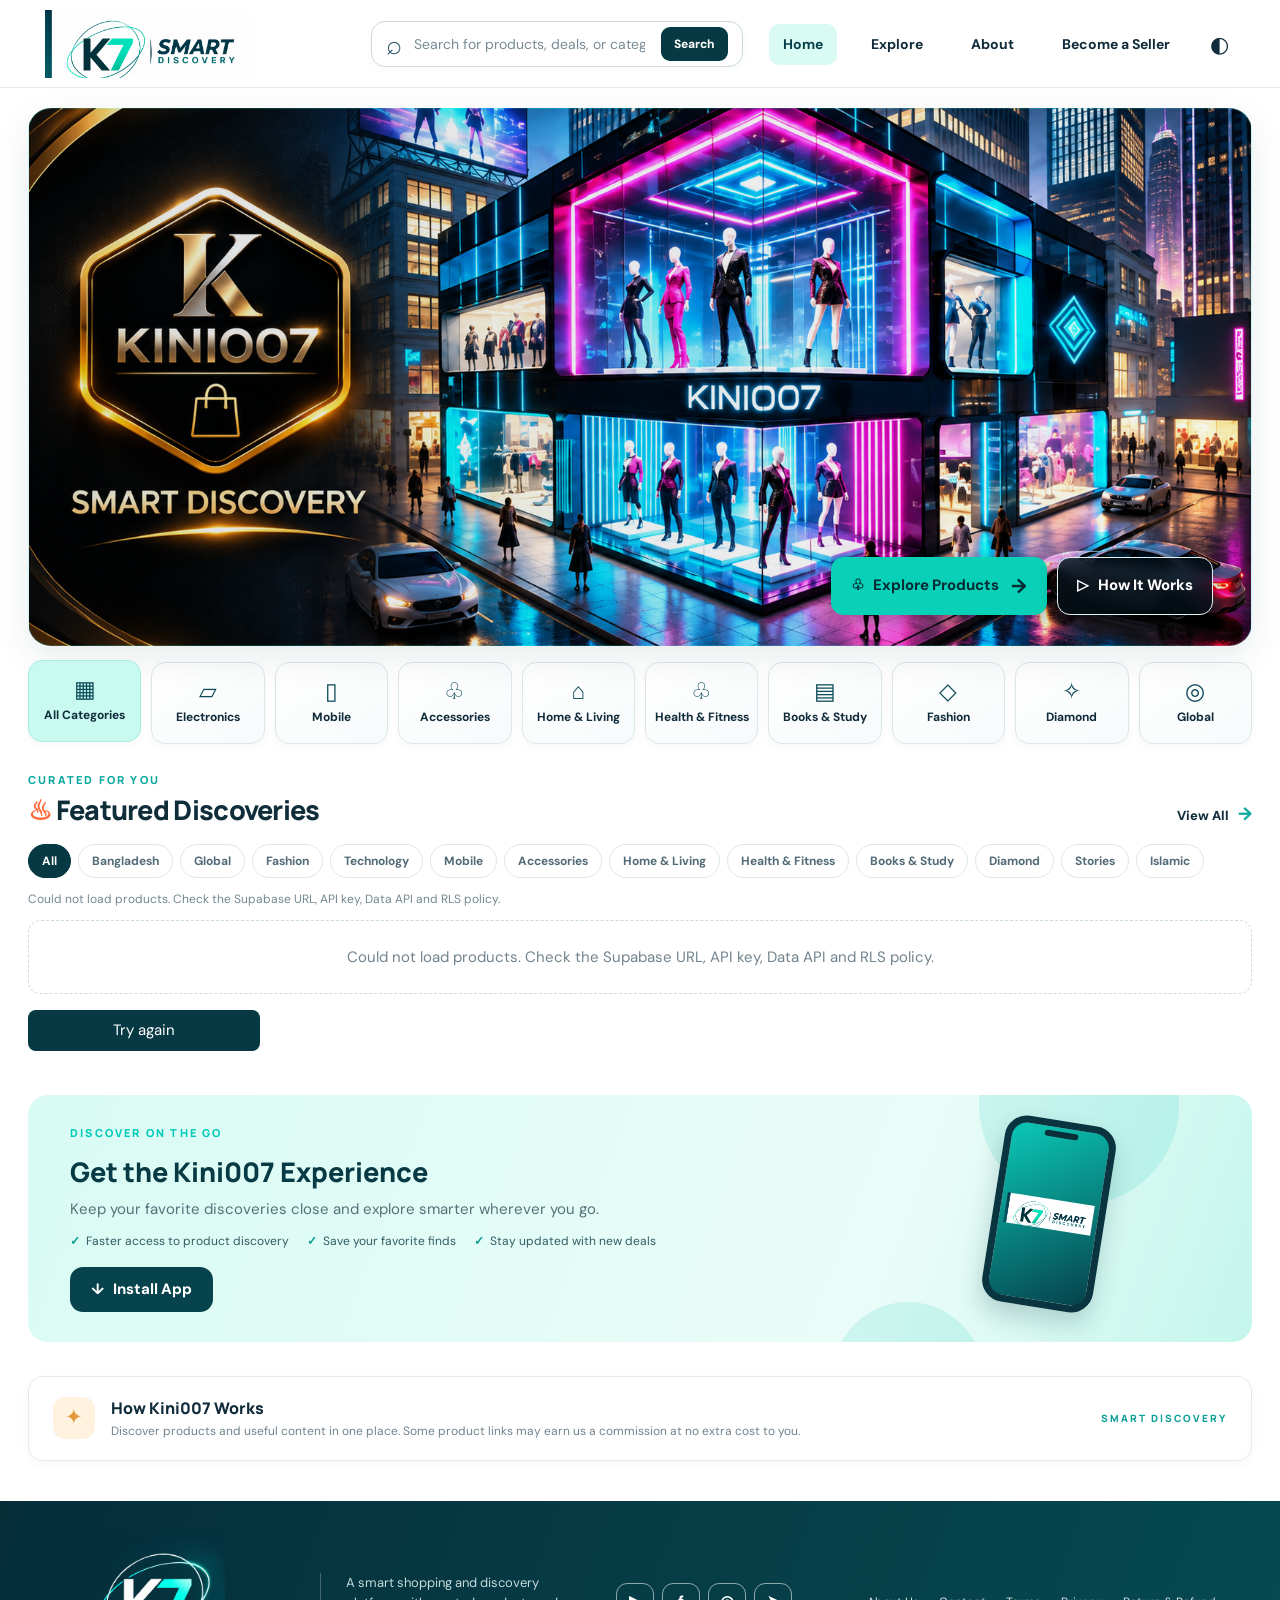
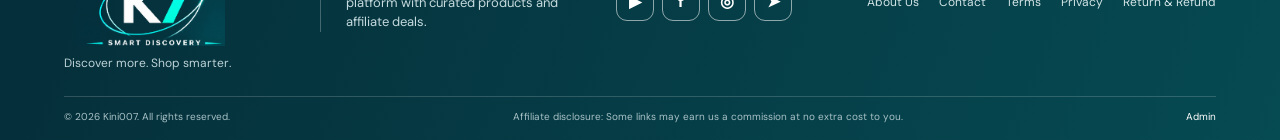
<file: index.html>
<!doctype html>
<html lang="en">
<head>
<meta charset="utf-8">
<meta name="viewport" content="width=device-width,initial-scale=1">
<meta name="theme-color" content="#073b45">
<meta name="description" content="Kini007 — Smart Discovery. Discover products, useful finds and affiliate deals from Bangladesh and around the world.">
<title>Kini007 | Smart Discovery</title>
<link rel="canonical" href="https://titu007123.github.io/kini007/">
<link rel="manifest" href="manifest.json">
<link rel="icon" href="icon.svg" type="image/svg+xml">
<link rel="stylesheet" href="style.css">
<link rel="stylesheet" href="video-ads.css">
<meta name="robots" content="index, follow">
<meta property="og:type" content="website">
<meta property="og:title" content="Kini007 | Smart Discovery">
<meta property="og:description" content="Discover more. Shop smarter.">
<meta property="og:url" content="https://titu007123.github.io/kini007/">
<meta property="og:site_name" content="Kini007">
<meta name="twitter:card" content="summary">
<meta name="twitter:title" content="Kini007 | Smart Discovery">
<meta name="twitter:description" content="Discover more. Shop smarter.">
</head>
<body>
<header class="site-header">
  <a class="brand" href="#" aria-label="Kini007 Home">
    <img src="secondary-logo.png" alt="K7 Kini007 Smart Discovery" class="brand-logo">
  </a>
  <form class="header-search" role="search" onsubmit="return false">
    <span class="search-symbol" aria-hidden="true">⌕</span>
    <input id="search" type="search" placeholder="Search for products, deals, or categories..." aria-label="Search products">
    <button id="searchBtn" type="button" aria-label="Search">Search</button>
  </form>
  <nav class="main-nav" aria-label="Main navigation">
    <a class="nav-active" href="#">Home</a>
    <a href="#discover">Explore</a>
    <a href="about.html">About</a>
    <a href="seller.html">Become a Seller</a>
    <button class="theme-toggle" type="button" aria-label="Color theme">◐</button>
    <button id="installBtn" class="install-btn" hidden>↓ <span>Install App</span></button>
  </nav>
</header>

<main>
<section class="hero">
  <div class="hero-content">
    <p class="eyebrow">SHOP SMART <span>•</span> DISCOVER MORE</p>
    <h1>Discover more.<br><span>Shop smarter.</span></h1>
    <p class="hero-description">Explore hand-picked products, best deals and useful finds from Bangladesh and around the world.</p>
    <div class="hero-actions">
      <a class="button button-primary" href="#discover">♧ &nbsp; Explore Products <span>→</span></a>
      <a class="button button-outline" href="#about">▷ &nbsp; How It Works</a>
    </div>
    <div class="trust-points">
      <span>ϟ &nbsp; Best Deals</span><i></i><span>♢ &nbsp; Trusted Links</span><i></i><span>％ &nbsp; Affiliate Offers</span>
    </div>
  </div>
  <div class="hero-brand-art">
    <img src="primary-logo.png" alt="K7 Smart Discovery primary logo">
  </div>
</section>

<section class="category-strip" aria-label="Shop by category">
  <button class="tab category-tile active" data-cat="all"><span>▦</span><b>All Categories</b></button>
  <button class="tab category-tile" data-cat="tech"><span>▱</span><b>Electronics</b></button>
  <button class="tab category-tile" data-cat="mobile"><span>▯</span><b>Mobile</b></button>
  <button class="tab category-tile" data-cat="accessories"><span>♧</span><b>Accessories</b></button>
  <button class="tab category-tile" data-cat="home"><span>⌂</span><b>Home & Living</b></button>
  <button class="tab category-tile" data-cat="health"><span>♧</span><b>Health & Fitness</b></button>
  <button class="tab category-tile" data-cat="books"><span>▤</span><b>Books & Study</b></button>
  <button class="tab category-tile" data-cat="fashion"><span>◇</span><b>Fashion</b></button>
  <button class="tab category-tile" data-cat="diamond"><span>✧</span><b>Diamond</b></button>
  <button class="tab category-tile" data-cat="global"><span>◎</span><b>Global</b></button>
</section>

<section id="discover" class="products-section">
  <div class="section-heading">
    <div><p class="eyebrow dark-eyebrow">CURATED FOR YOU</p><h2><span class="flame">♨</span> Featured Discoveries</h2></div>
    <a href="#discover" class="view-all">View All <span>→</span></a>
  </div>
  <div class="product-tools">
    <div class="category-pills" aria-label="Product filters">
      <button class="tab filter-pill active" data-cat="all">All</button>
      <button class="tab filter-pill" data-cat="bd">Bangladesh</button>
      <button class="tab filter-pill" data-cat="global">Global</button>
      <button class="tab filter-pill" data-cat="fashion">Fashion</button>
      <button class="tab filter-pill" data-cat="tech">Technology</button>
      <button class="tab filter-pill" data-cat="mobile">Mobile</button>
      <button class="tab filter-pill" data-cat="accessories">Accessories</button>
      <button class="tab filter-pill" data-cat="home">Home &amp; Living</button>
      <button class="tab filter-pill" data-cat="health">Health &amp; Fitness</button>
      <button class="tab filter-pill" data-cat="books">Books &amp; Study</button>
      <button class="tab filter-pill" data-cat="diamond">Diamond</button>
      <button class="tab filter-pill" data-cat="stories">Stories</button>
      <button class="tab filter-pill" data-cat="islamic">Islamic</button>
    </div>
    <span id="resultCount" class="result-count"></span>
  </div>
  <p id="dataStatus" class="data-status" role="status" aria-live="polite">Loading products…</p>
  <div id="grid" class="product-grid"></div>
</section>

<section id="ebaySection" class="ebay-section" hidden>
  <div class="section-heading"><div><p class="eyebrow dark-eyebrow">GLOBAL MARKETPLACE</p><h2>More results from eBay</h2></div></div>
  <p id="ebayStatus" class="data-status" role="status" aria-live="polite"></p>
  <div id="ebayGrid" class="product-grid"></div>
</section>

<section class="app-promo">
  <div class="app-promo-copy">
    <p class="eyebrow">DISCOVER ON THE GO</p>
    <h2>Get the Kini007 Experience</h2>
    <p>Keep your favorite discoveries close and explore smarter wherever you go.</p>
    <ul><li>Faster access to product discovery</li><li>Save your favorite finds</li><li>Stay updated with new deals</li></ul>
    <button class="button button-dark" id="promoInstall" type="button">↓ &nbsp; Install App</button>
  </div>
  <div class="app-device" aria-hidden="true"><div class="device-camera"></div><img src="secondary-logo.png" alt=""></div>
  <div class="promo-shape shape-one"></div><div class="promo-shape shape-two"></div>
</section>

<section id="about" class="about-strip">
  <div class="about-icon">✦</div><div><h3>How Kini007 Works</h3><p>Discover products and useful content in one place. Some product links may earn us a commission at no extra cost to you.</p></div>
  <div class="about-badge">SMART DISCOVERY</div>
</section>
</main>

<footer class="site-footer">
  <div class="footer-main">
    <div class="footer-brand"><img src="primary-logo.png" alt="Kini007 K7 Primary Logo"><p>Discover more. Shop smarter.</p></div>
    <div class="footer-description">A smart shopping and discovery platform with curated products and affiliate deals.</div>
    <div class="footer-social" aria-label="Kini007 social media">
      <span class="footer-social-title">FOLLOW KINI007</span>
      <a href="#" aria-label="YouTube">▶</a><a href="#" aria-label="Facebook">f</a><a href="#" aria-label="Instagram">◎</a><a href="#" aria-label="Telegram">➤</a>
    </div>
    <div class="footer-links"><a href="about.html">About Us</a><a href="contact.html">Contact</a><a href="terms.html">Terms</a><a href="privacy.html">Privacy</a><a href="refund.html">Return &amp; Refund</a></div>
  </div>
  <div class="footer-bottom"><span>© <span id="year"></span> Kini007. All rights reserved.</span><span>Affiliate disclosure: Some links may earn us a commission at no extra cost to you.</span><a href="admin.html">Admin</a></div>
</footer>

<script src="supabase-config.js"></script>
<script src="app.js"></script>
<script src="video-ads.js"></script>
<script>
  document.querySelector(".theme-toggle")?.addEventListener("click", () => document.body.classList.toggle("dark-mode"));
  document.querySelector("#promoInstall")?.addEventListener("click", () => document.querySelector("#installBtn")?.click());
</script>
</body>
</html>
</file>
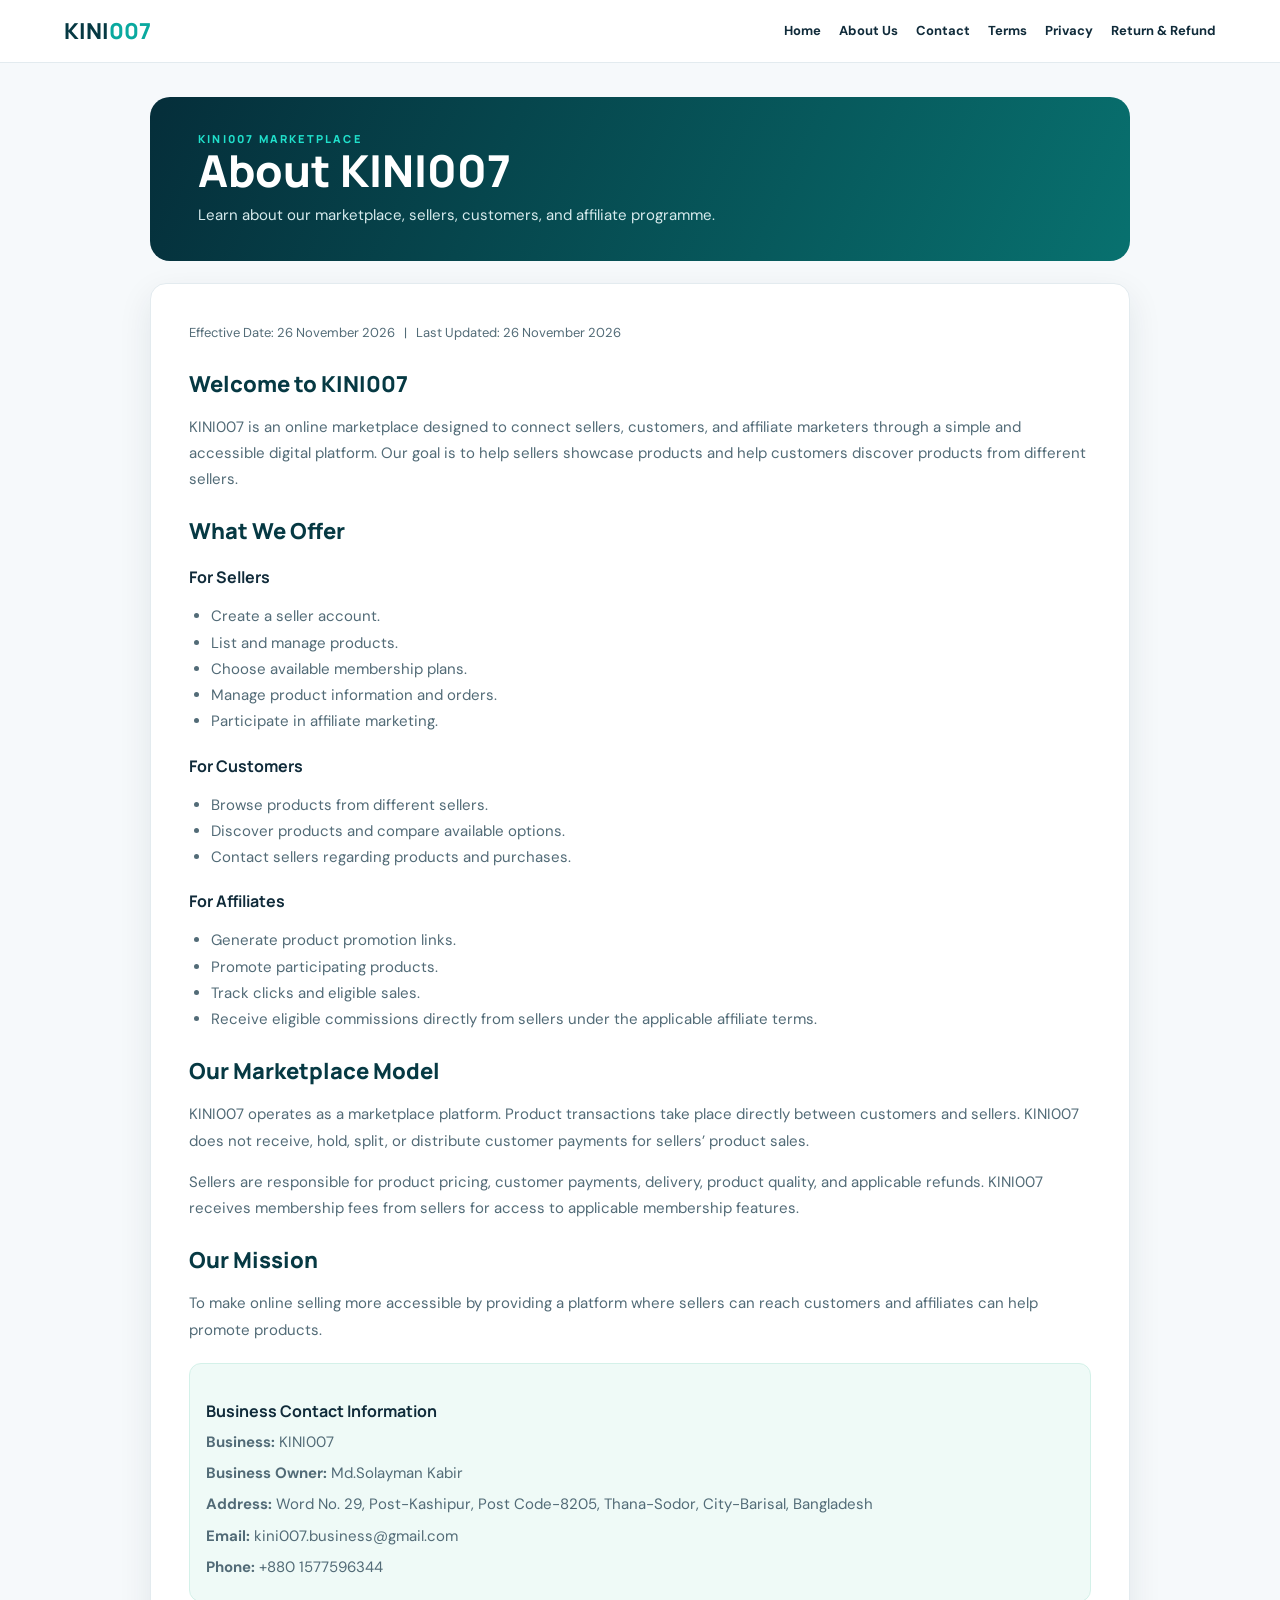
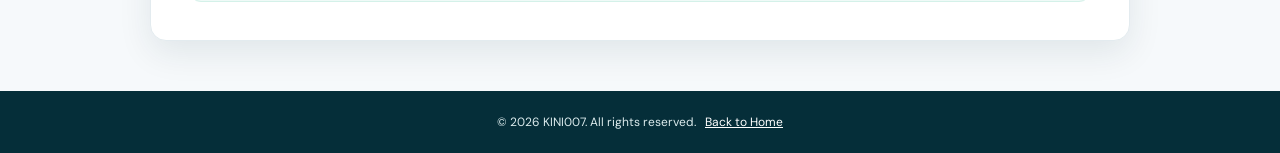
<file: about.html>
<!doctype html>
<html lang="en">
<head>
<meta charset="utf-8"><meta name="viewport" content="width=device-width,initial-scale=1">
<meta name="description" content="Learn about our marketplace, sellers, customers, and affiliate programme.">
<title>About Us | KINI007</title>
<link rel="icon" href="icon.svg" type="image/svg+xml">
<link rel="stylesheet" href="style.css">
</head>
<body class="policy-page">
<header class="policy-header"><a class="policy-brand" href="index.html">KINI<span>007</span></a>
<nav class="policy-nav" aria-label="Policy navigation">
<a href="index.html">Home</a><a href="about.html">About Us</a><a href="contact.html">Contact</a><a href="terms.html">Terms</a><a href="privacy.html">Privacy</a><a href="refund.html">Return &amp; Refund</a>
</nav></header>
<main class="policy-wrap">
<section class="policy-hero"><p class="eyebrow">KINI007 MARKETPLACE</p><h1>About KINI007</h1><p>Learn about our marketplace, sellers, customers, and affiliate programme.</p></section>
<article class="policy-card">
<p class="policy-meta">Effective Date: 26 November 2026 &nbsp; | &nbsp; Last Updated: 26 November 2026</p>

<h2>Welcome to KINI007</h2>
<p>KINI007 is an online marketplace designed to connect sellers, customers, and affiliate marketers through a simple and accessible digital platform. Our goal is to help sellers showcase products and help customers discover products from different sellers.</p>
<h2>What We Offer</h2>
<h3>For Sellers</h3><ul><li>Create a seller account.</li><li>List and manage products.</li><li>Choose available membership plans.</li><li>Manage product information and orders.</li><li>Participate in affiliate marketing.</li></ul>
<h3>For Customers</h3><ul><li>Browse products from different sellers.</li><li>Discover products and compare available options.</li><li>Contact sellers regarding products and purchases.</li></ul>
<h3>For Affiliates</h3><ul><li>Generate product promotion links.</li><li>Promote participating products.</li><li>Track clicks and eligible sales.</li><li>Receive eligible commissions directly from sellers under the applicable affiliate terms.</li></ul>
<h2>Our Marketplace Model</h2>
<p>KINI007 operates as a marketplace platform. Product transactions take place directly between customers and sellers. KINI007 does not receive, hold, split, or distribute customer payments for sellers’ product sales.</p>
<p>Sellers are responsible for product pricing, customer payments, delivery, product quality, and applicable refunds. KINI007 receives membership fees from sellers for access to applicable membership features.</p>
<h2>Our Mission</h2><p>To make online selling more accessible by providing a platform where sellers can reach customers and affiliates can help promote products.</p>

<div class="policy-contact"><h3>Business Contact Information</h3>
<p><strong>Business:</strong> KINI007</p><p><strong>Business Owner:</strong> Md.Solayman Kabir</p>
<p><strong>Address:</strong> Word No. 29, Post-Kashipur, Post Code-8205, Thana-Sodor, City-Barisal, Bangladesh</p><p><strong>Email:</strong> <a href="mailto:kini007.business@gmail.com">kini007.business@gmail.com</a></p>
<p><strong>Phone:</strong> <a href="tel:+8801577596344">+880 1577596344</a></p></div>
</article></main>
<footer class="policy-footer">© 2026 KINI007. All rights reserved. &nbsp; <a href="index.html">Back to Home</a></footer>
</body></html>
</file>
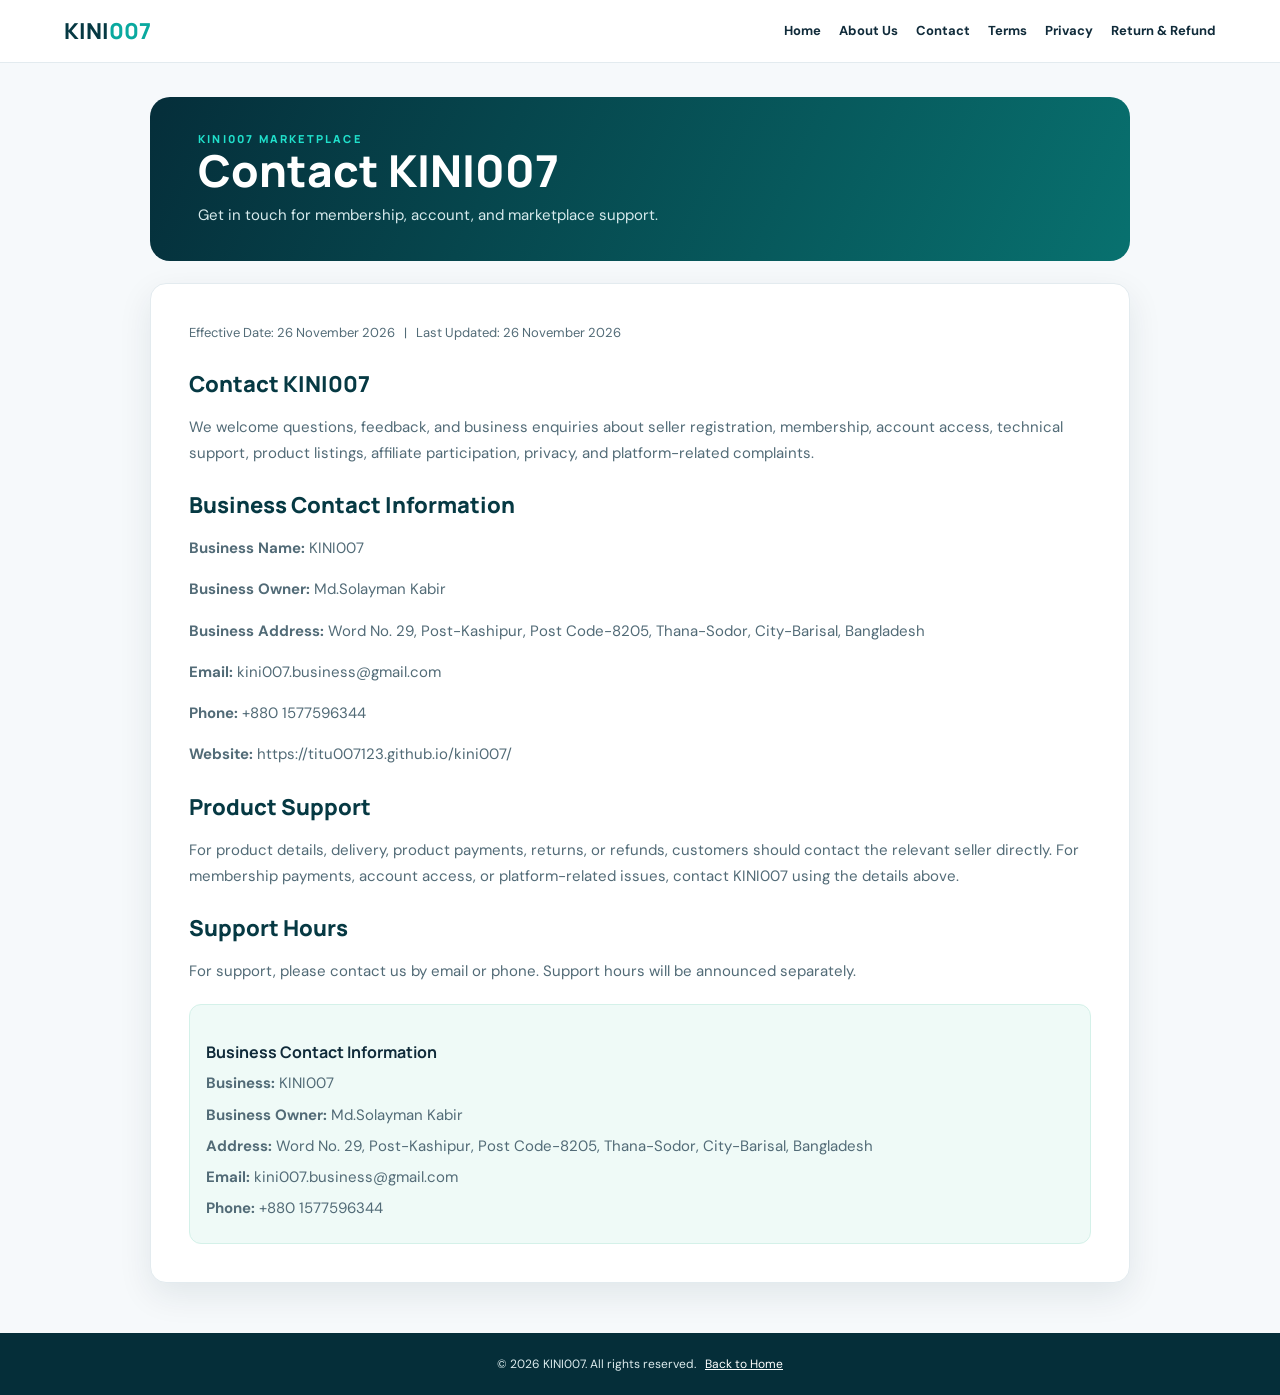
<file: contact.html>
<!doctype html>
<html lang="en">
<head>
<meta charset="utf-8"><meta name="viewport" content="width=device-width,initial-scale=1">
<meta name="description" content="Get in touch for membership, account, and marketplace support.">
<title>Contact Us | KINI007</title>
<link rel="icon" href="icon.svg" type="image/svg+xml">
<link rel="stylesheet" href="style.css">
</head>
<body class="policy-page">
<header class="policy-header"><a class="policy-brand" href="index.html">KINI<span>007</span></a>
<nav class="policy-nav" aria-label="Policy navigation">
<a href="index.html">Home</a><a href="about.html">About Us</a><a href="contact.html">Contact</a><a href="terms.html">Terms</a><a href="privacy.html">Privacy</a><a href="refund.html">Return &amp; Refund</a>
</nav></header>
<main class="policy-wrap">
<section class="policy-hero"><p class="eyebrow">KINI007 MARKETPLACE</p><h1>Contact KINI007</h1><p>Get in touch for membership, account, and marketplace support.</p></section>
<article class="policy-card">
<p class="policy-meta">Effective Date: 26 November 2026 &nbsp; | &nbsp; Last Updated: 26 November 2026</p>

<h2>Contact KINI007</h2>
<p>We welcome questions, feedback, and business enquiries about seller registration, membership, account access, technical support, product listings, affiliate participation, privacy, and platform-related complaints.</p>
<h2>Business Contact Information</h2>
<p><strong>Business Name:</strong> KINI007</p><p><strong>Business Owner:</strong> Md.Solayman Kabir</p>
<p><strong>Business Address:</strong> Word No. 29, Post-Kashipur, Post Code-8205, Thana-Sodor, City-Barisal, Bangladesh</p>
<p><strong>Email:</strong> <a href="mailto:kini007.business@gmail.com">kini007.business@gmail.com</a></p>
<p><strong>Phone:</strong> <a href="tel:+8801577596344">+880 1577596344</a></p>
<p><strong>Website:</strong> <a href="https://titu007123.github.io/kini007/">https://titu007123.github.io/kini007/</a></p>
<h2>Product Support</h2><p>For product details, delivery, product payments, returns, or refunds, customers should contact the relevant seller directly. For membership payments, account access, or platform-related issues, contact KINI007 using the details above.</p>
<h2>Support Hours</h2><p>For support, please contact us by email or phone. Support hours will be announced separately.</p>

<div class="policy-contact"><h3>Business Contact Information</h3>
<p><strong>Business:</strong> KINI007</p><p><strong>Business Owner:</strong> Md.Solayman Kabir</p>
<p><strong>Address:</strong> Word No. 29, Post-Kashipur, Post Code-8205, Thana-Sodor, City-Barisal, Bangladesh</p><p><strong>Email:</strong> <a href="mailto:kini007.business@gmail.com">kini007.business@gmail.com</a></p>
<p><strong>Phone:</strong> <a href="tel:+8801577596344">+880 1577596344</a></p></div>
</article></main>
<footer class="policy-footer">© 2026 KINI007. All rights reserved. &nbsp; <a href="index.html">Back to Home</a></footer>
</body></html>
</file>
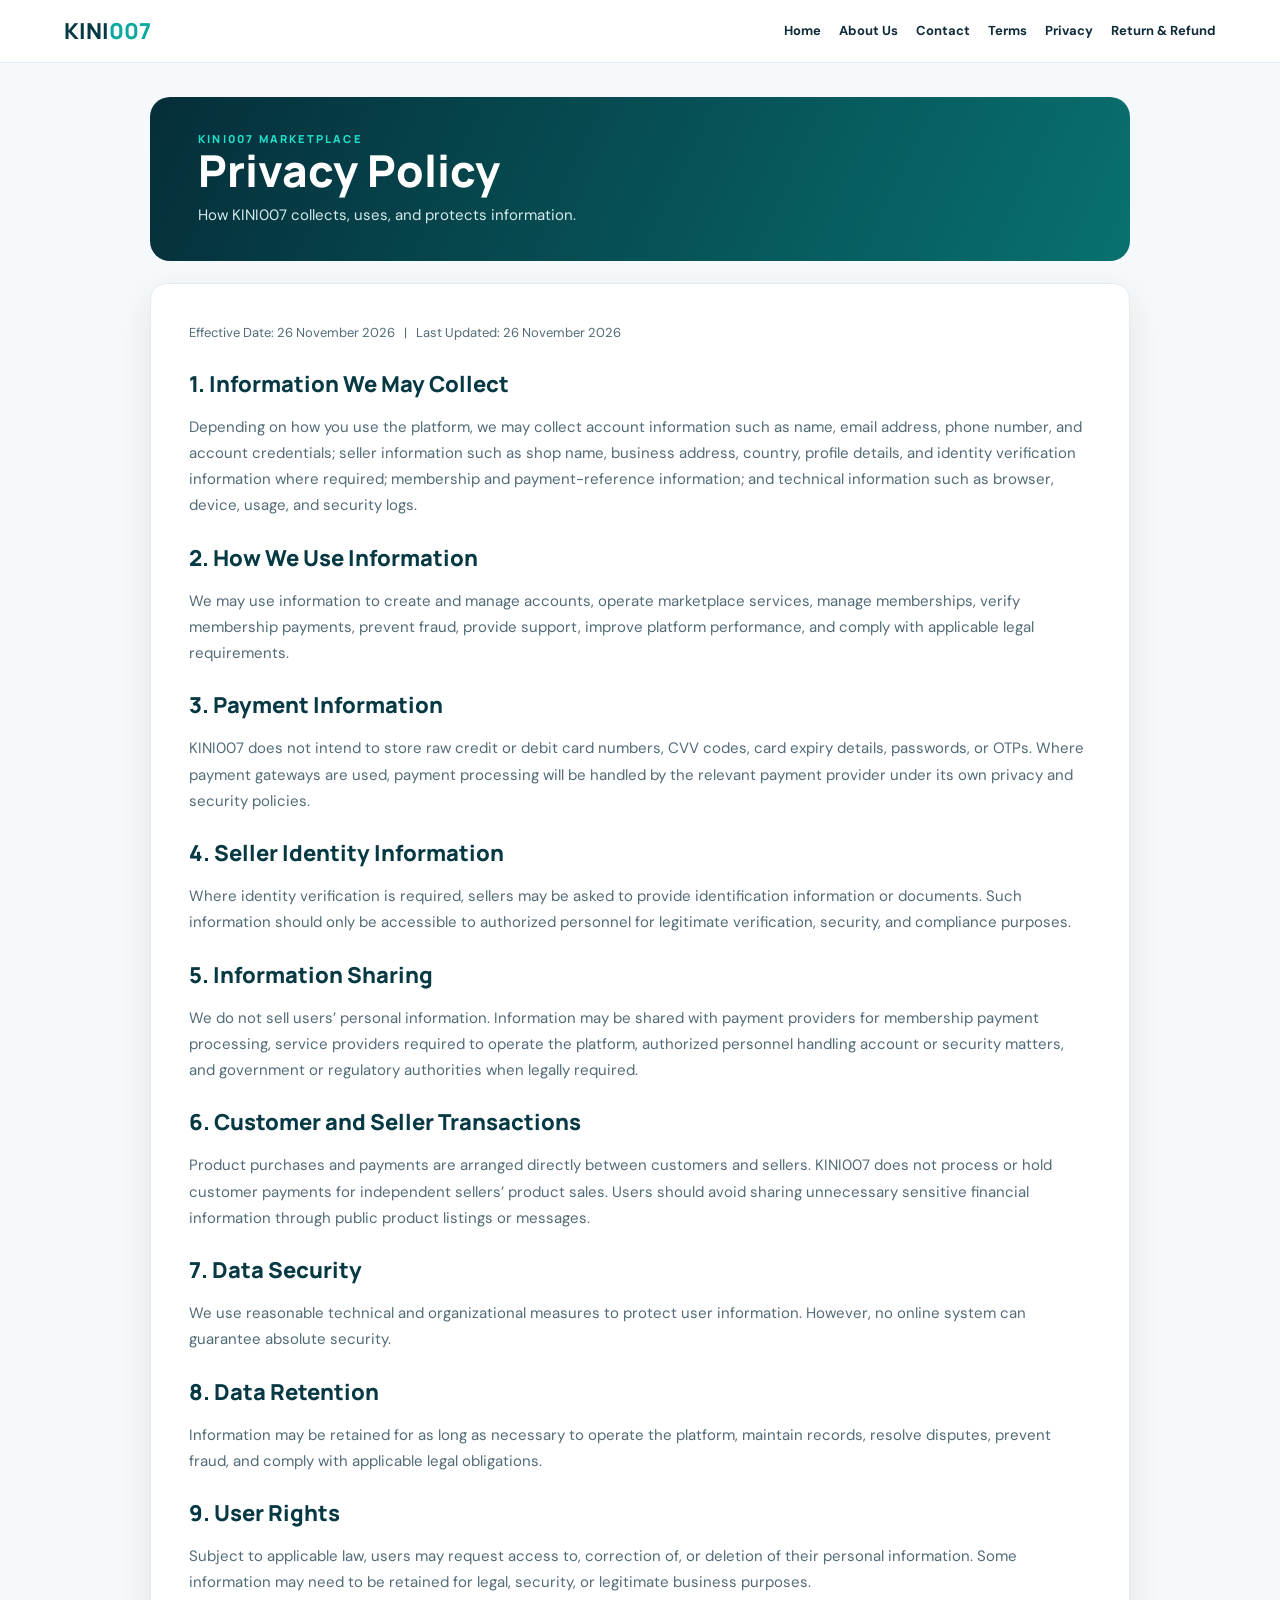
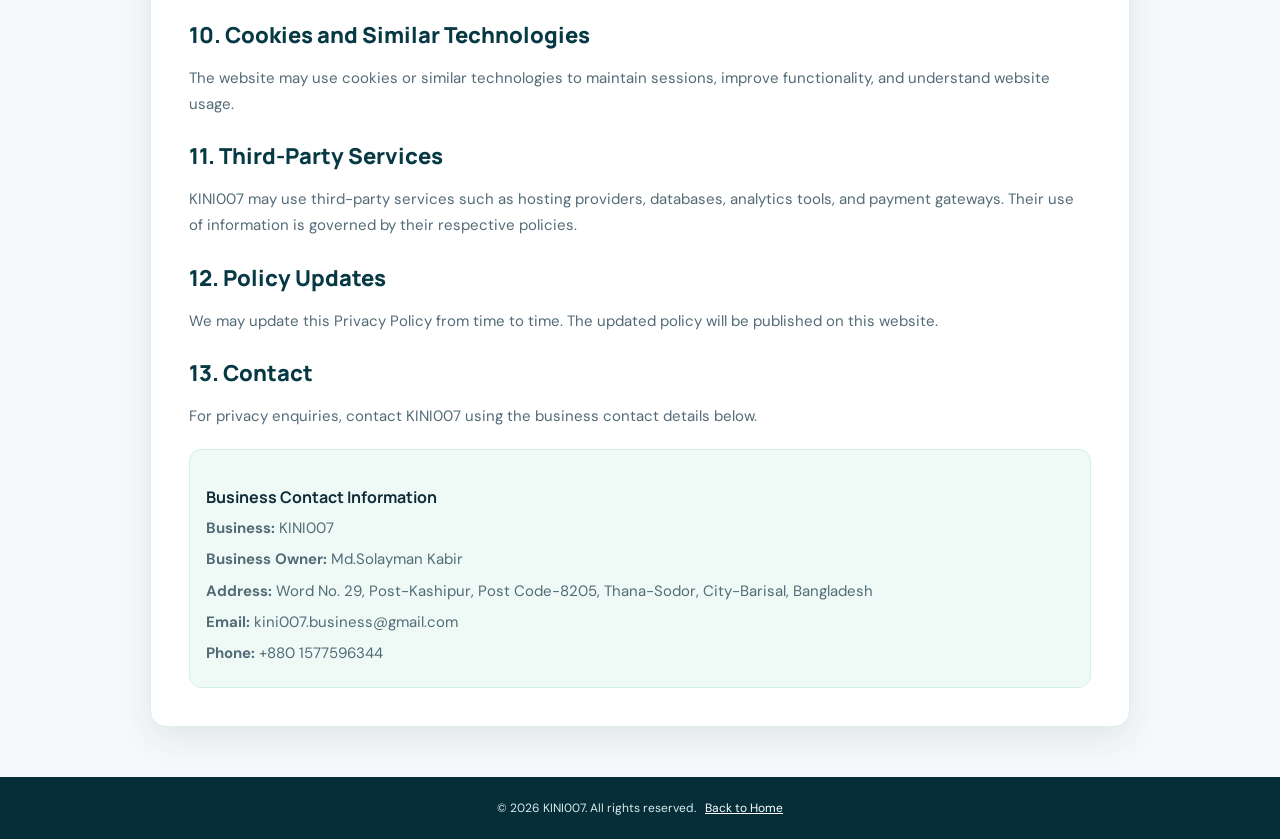
<file: privacy.html>
<!doctype html>
<html lang="en">
<head>
<meta charset="utf-8"><meta name="viewport" content="width=device-width,initial-scale=1">
<meta name="description" content="How KINI007 collects, uses, and protects information.">
<title>Privacy Policy | KINI007</title>
<link rel="icon" href="icon.svg" type="image/svg+xml">
<link rel="stylesheet" href="style.css">
</head>
<body class="policy-page">
<header class="policy-header"><a class="policy-brand" href="index.html">KINI<span>007</span></a>
<nav class="policy-nav" aria-label="Policy navigation">
<a href="index.html">Home</a><a href="about.html">About Us</a><a href="contact.html">Contact</a><a href="terms.html">Terms</a><a href="privacy.html">Privacy</a><a href="refund.html">Return &amp; Refund</a>
</nav></header>
<main class="policy-wrap">
<section class="policy-hero"><p class="eyebrow">KINI007 MARKETPLACE</p><h1>Privacy Policy</h1><p>How KINI007 collects, uses, and protects information.</p></section>
<article class="policy-card">
<p class="policy-meta">Effective Date: 26 November 2026 &nbsp; | &nbsp; Last Updated: 26 November 2026</p>

<h2>1. Information We May Collect</h2><p>Depending on how you use the platform, we may collect account information such as name, email address, phone number, and account credentials; seller information such as shop name, business address, country, profile details, and identity verification information where required; membership and payment-reference information; and technical information such as browser, device, usage, and security logs.</p>
<h2>2. How We Use Information</h2><p>We may use information to create and manage accounts, operate marketplace services, manage memberships, verify membership payments, prevent fraud, provide support, improve platform performance, and comply with applicable legal requirements.</p>
<h2>3. Payment Information</h2><p>KINI007 does not intend to store raw credit or debit card numbers, CVV codes, card expiry details, passwords, or OTPs. Where payment gateways are used, payment processing will be handled by the relevant payment provider under its own privacy and security policies.</p>
<h2>4. Seller Identity Information</h2><p>Where identity verification is required, sellers may be asked to provide identification information or documents. Such information should only be accessible to authorized personnel for legitimate verification, security, and compliance purposes.</p>
<h2>5. Information Sharing</h2><p>We do not sell users’ personal information. Information may be shared with payment providers for membership payment processing, service providers required to operate the platform, authorized personnel handling account or security matters, and government or regulatory authorities when legally required.</p>
<h2>6. Customer and Seller Transactions</h2><p>Product purchases and payments are arranged directly between customers and sellers. KINI007 does not process or hold customer payments for independent sellers’ product sales. Users should avoid sharing unnecessary sensitive financial information through public product listings or messages.</p>
<h2>7. Data Security</h2><p>We use reasonable technical and organizational measures to protect user information. However, no online system can guarantee absolute security.</p>
<h2>8. Data Retention</h2><p>Information may be retained for as long as necessary to operate the platform, maintain records, resolve disputes, prevent fraud, and comply with applicable legal obligations.</p>
<h2>9. User Rights</h2><p>Subject to applicable law, users may request access to, correction of, or deletion of their personal information. Some information may need to be retained for legal, security, or legitimate business purposes.</p>
<h2>10. Cookies and Similar Technologies</h2><p>The website may use cookies or similar technologies to maintain sessions, improve functionality, and understand website usage.</p>
<h2>11. Third-Party Services</h2><p>KINI007 may use third-party services such as hosting providers, databases, analytics tools, and payment gateways. Their use of information is governed by their respective policies.</p>
<h2>12. Policy Updates</h2><p>We may update this Privacy Policy from time to time. The updated policy will be published on this website.</p>
<h2>13. Contact</h2><p>For privacy enquiries, contact KINI007 using the business contact details below.</p>

<div class="policy-contact"><h3>Business Contact Information</h3>
<p><strong>Business:</strong> KINI007</p><p><strong>Business Owner:</strong> Md.Solayman Kabir</p>
<p><strong>Address:</strong> Word No. 29, Post-Kashipur, Post Code-8205, Thana-Sodor, City-Barisal, Bangladesh</p><p><strong>Email:</strong> <a href="mailto:kini007.business@gmail.com">kini007.business@gmail.com</a></p>
<p><strong>Phone:</strong> <a href="tel:+8801577596344">+880 1577596344</a></p></div>
</article></main>
<footer class="policy-footer">© 2026 KINI007. All rights reserved. &nbsp; <a href="index.html">Back to Home</a></footer>
</body></html>
</file>
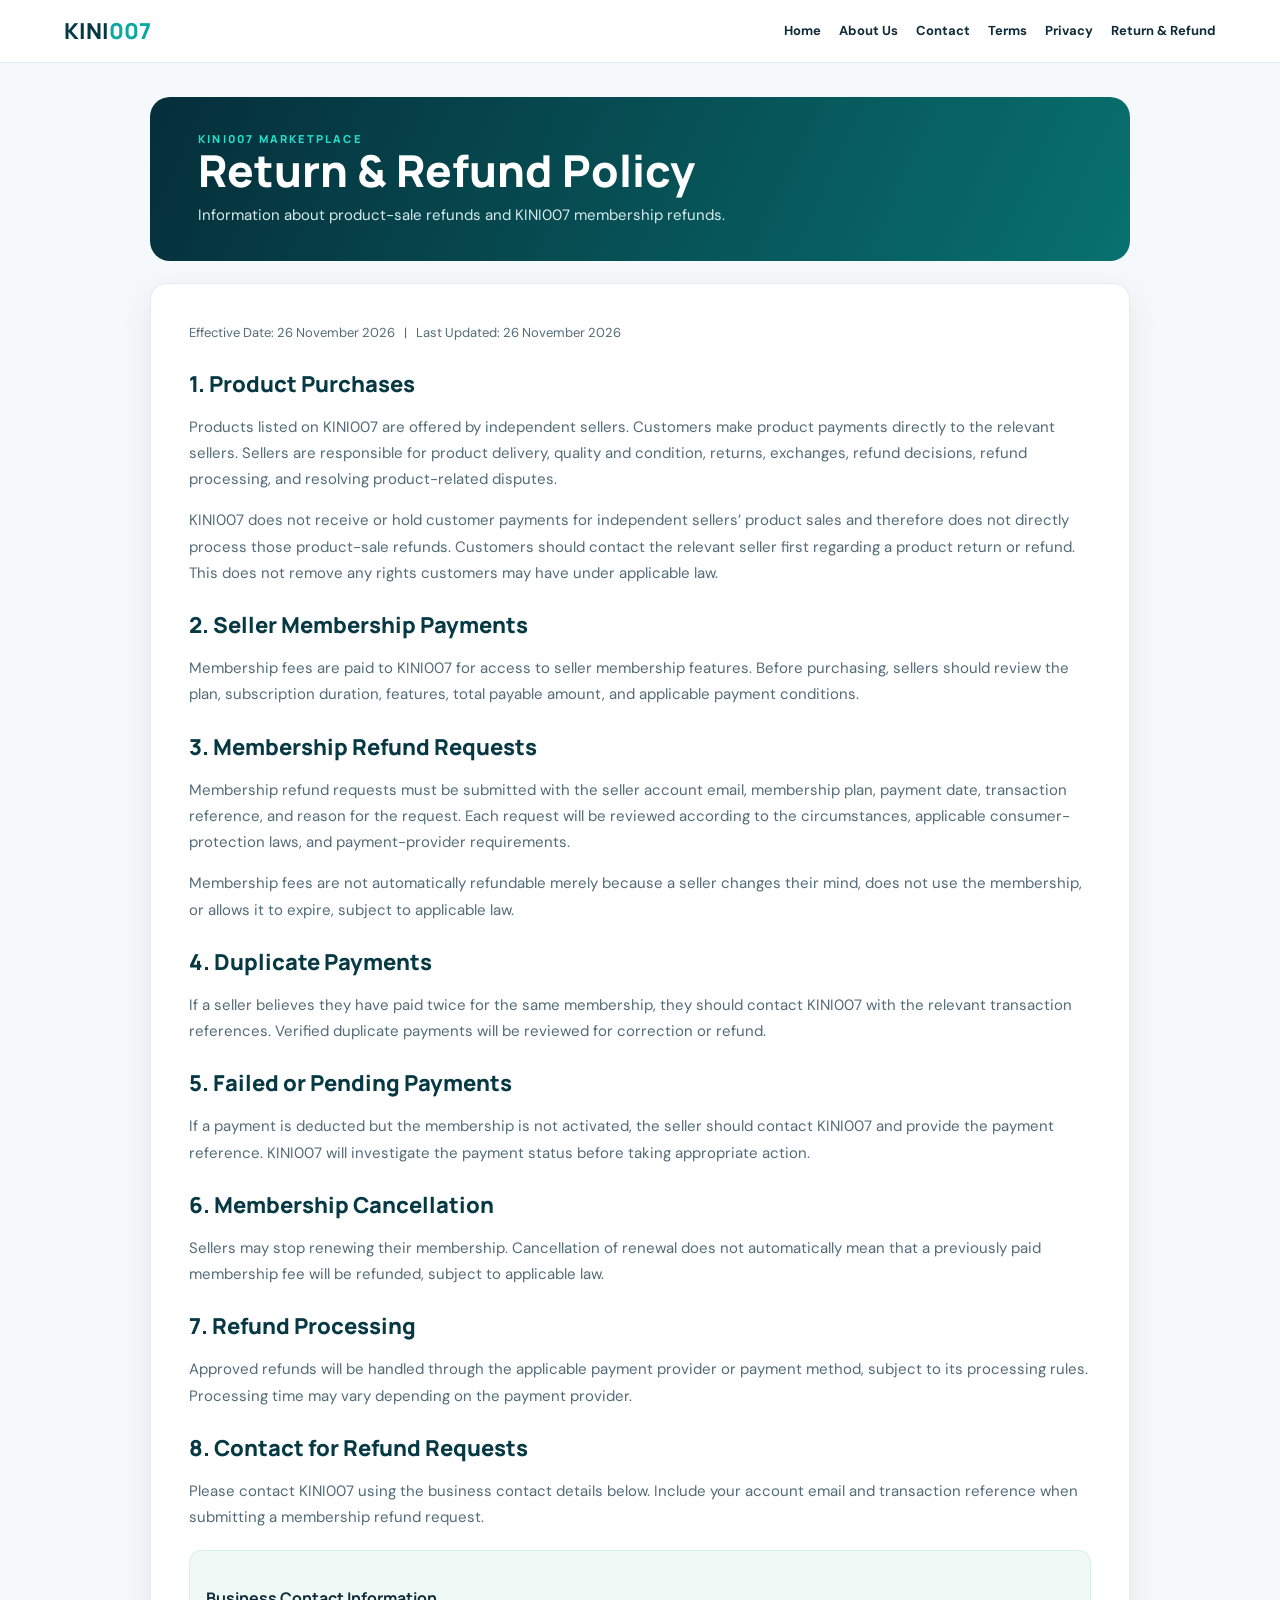
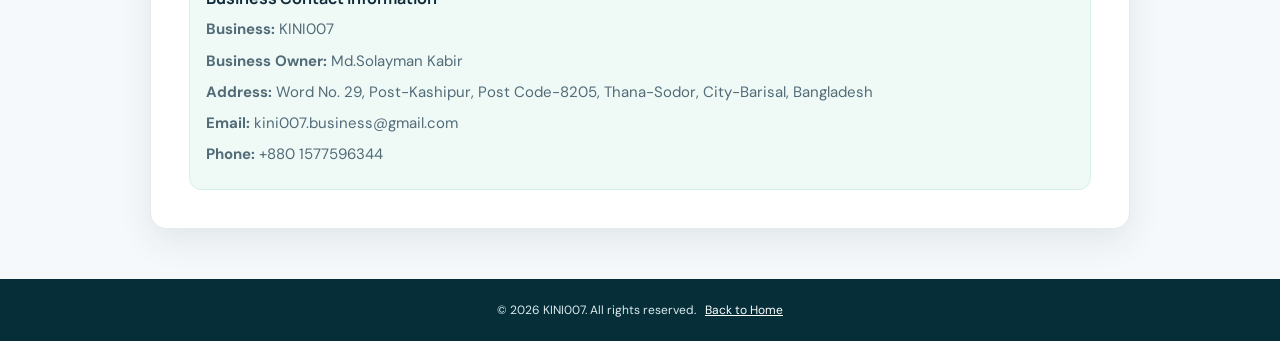
<file: refund.html>
<!doctype html>
<html lang="en">
<head>
<meta charset="utf-8"><meta name="viewport" content="width=device-width,initial-scale=1">
<meta name="description" content="Information about product-sale refunds and KINI007 membership refunds.">
<title>Return &amp; Refund Policy | KINI007</title>
<link rel="icon" href="icon.svg" type="image/svg+xml">
<link rel="stylesheet" href="style.css">
</head>
<body class="policy-page">
<header class="policy-header"><a class="policy-brand" href="index.html">KINI<span>007</span></a>
<nav class="policy-nav" aria-label="Policy navigation">
<a href="index.html">Home</a><a href="about.html">About Us</a><a href="contact.html">Contact</a><a href="terms.html">Terms</a><a href="privacy.html">Privacy</a><a href="refund.html">Return &amp; Refund</a>
</nav></header>
<main class="policy-wrap">
<section class="policy-hero"><p class="eyebrow">KINI007 MARKETPLACE</p><h1>Return &amp; Refund Policy</h1><p>Information about product-sale refunds and KINI007 membership refunds.</p></section>
<article class="policy-card">
<p class="policy-meta">Effective Date: 26 November 2026 &nbsp; | &nbsp; Last Updated: 26 November 2026</p>

<h2>1. Product Purchases</h2><p>Products listed on KINI007 are offered by independent sellers. Customers make product payments directly to the relevant sellers. Sellers are responsible for product delivery, quality and condition, returns, exchanges, refund decisions, refund processing, and resolving product-related disputes.</p><p>KINI007 does not receive or hold customer payments for independent sellers’ product sales and therefore does not directly process those product-sale refunds. Customers should contact the relevant seller first regarding a product return or refund. This does not remove any rights customers may have under applicable law.</p>
<h2>2. Seller Membership Payments</h2><p>Membership fees are paid to KINI007 for access to seller membership features. Before purchasing, sellers should review the plan, subscription duration, features, total payable amount, and applicable payment conditions.</p>
<h2>3. Membership Refund Requests</h2><p>Membership refund requests must be submitted with the seller account email, membership plan, payment date, transaction reference, and reason for the request. Each request will be reviewed according to the circumstances, applicable consumer-protection laws, and payment-provider requirements.</p><p>Membership fees are not automatically refundable merely because a seller changes their mind, does not use the membership, or allows it to expire, subject to applicable law.</p>
<h2>4. Duplicate Payments</h2><p>If a seller believes they have paid twice for the same membership, they should contact KINI007 with the relevant transaction references. Verified duplicate payments will be reviewed for correction or refund.</p>
<h2>5. Failed or Pending Payments</h2><p>If a payment is deducted but the membership is not activated, the seller should contact KINI007 and provide the payment reference. KINI007 will investigate the payment status before taking appropriate action.</p>
<h2>6. Membership Cancellation</h2><p>Sellers may stop renewing their membership. Cancellation of renewal does not automatically mean that a previously paid membership fee will be refunded, subject to applicable law.</p>
<h2>7. Refund Processing</h2><p>Approved refunds will be handled through the applicable payment provider or payment method, subject to its processing rules. Processing time may vary depending on the payment provider.</p>
<h2>8. Contact for Refund Requests</h2><p>Please contact KINI007 using the business contact details below. Include your account email and transaction reference when submitting a membership refund request.</p>

<div class="policy-contact"><h3>Business Contact Information</h3>
<p><strong>Business:</strong> KINI007</p><p><strong>Business Owner:</strong> Md.Solayman Kabir</p>
<p><strong>Address:</strong> Word No. 29, Post-Kashipur, Post Code-8205, Thana-Sodor, City-Barisal, Bangladesh</p><p><strong>Email:</strong> <a href="mailto:kini007.business@gmail.com">kini007.business@gmail.com</a></p>
<p><strong>Phone:</strong> <a href="tel:+8801577596344">+880 1577596344</a></p></div>
</article></main>
<footer class="policy-footer">© 2026 KINI007. All rights reserved. &nbsp; <a href="index.html">Back to Home</a></footer>
</body></html>
</file>
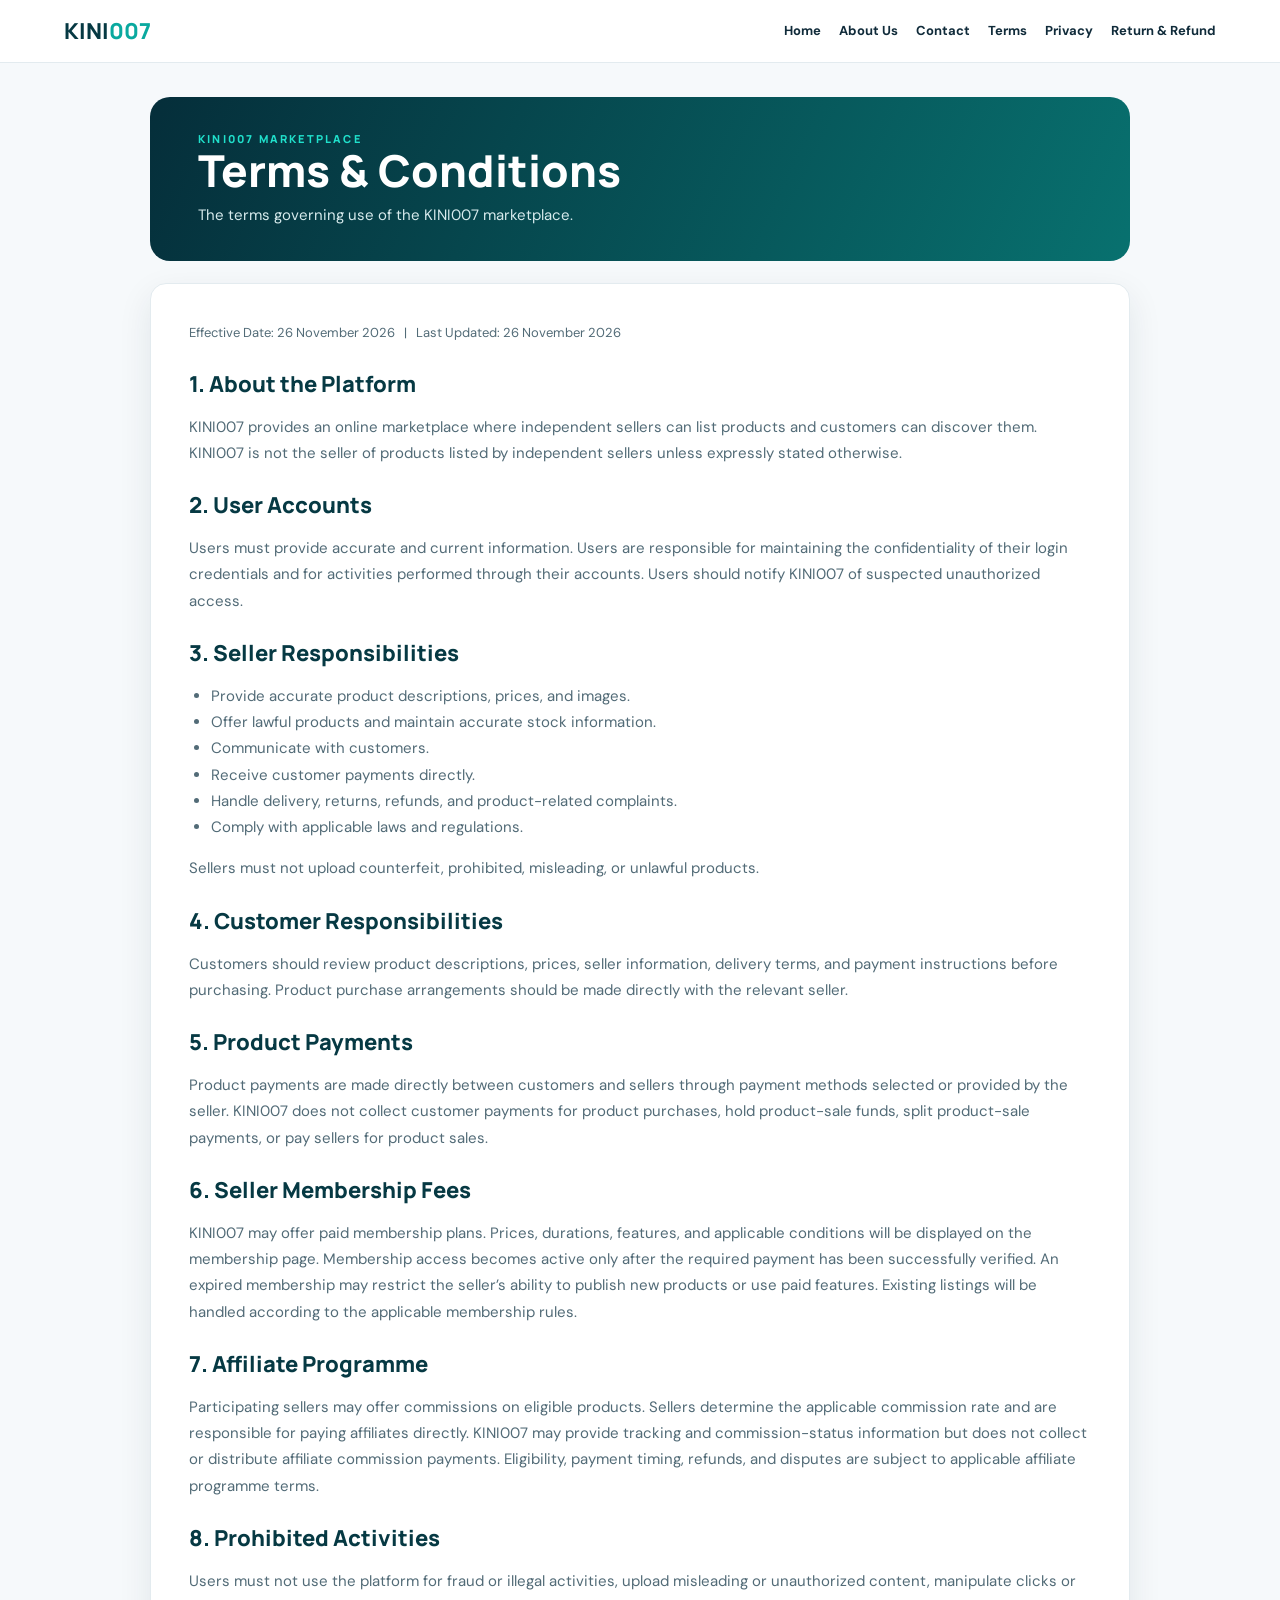
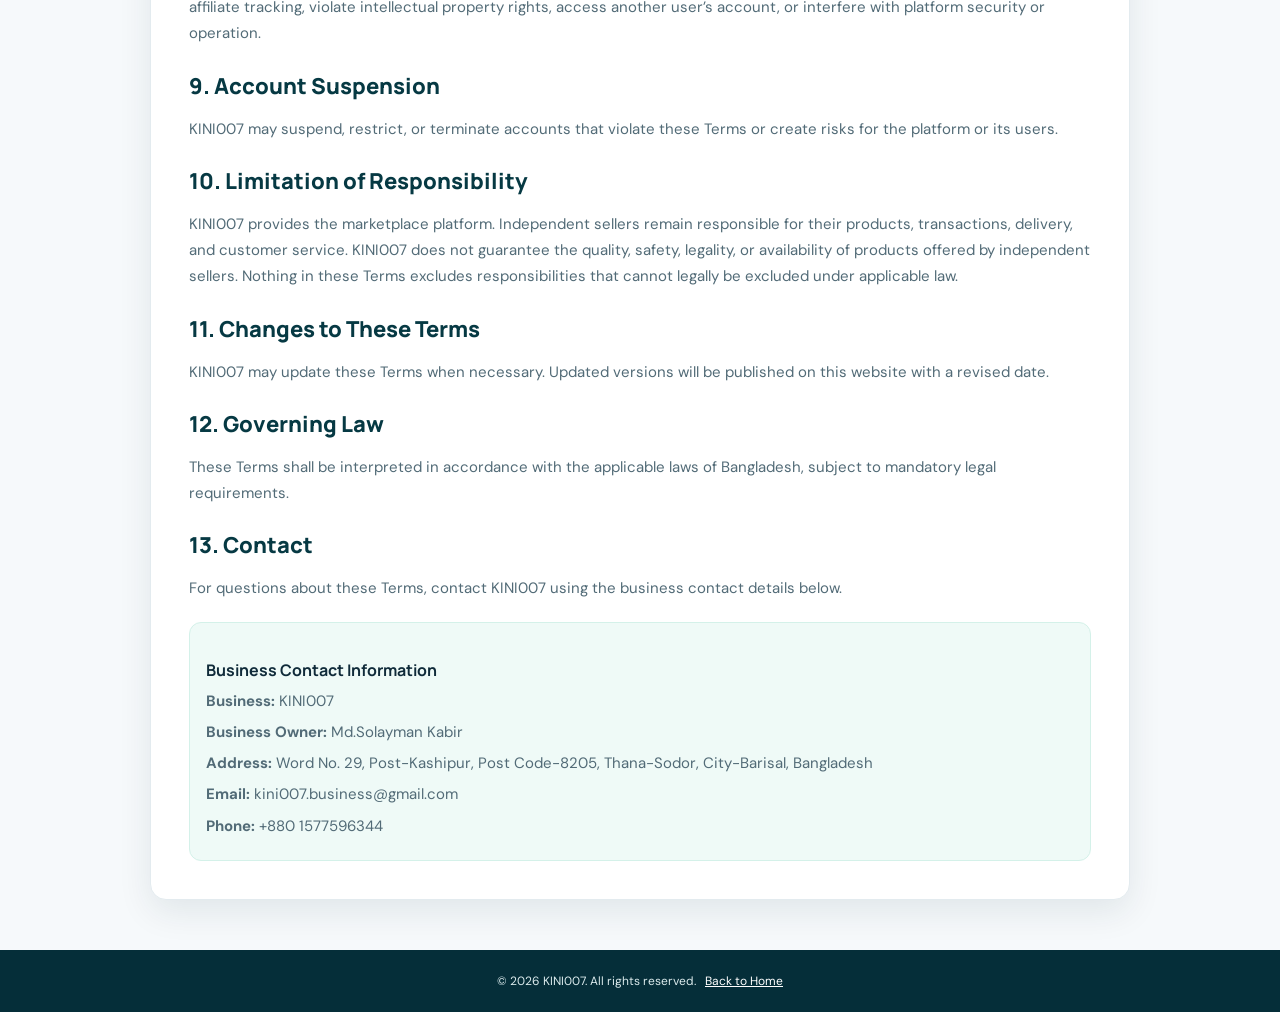
<file: terms.html>
<!doctype html>
<html lang="en">
<head>
<meta charset="utf-8"><meta name="viewport" content="width=device-width,initial-scale=1">
<meta name="description" content="The terms governing use of the KINI007 marketplace.">
<title>Terms &amp; Conditions | KINI007</title>
<link rel="icon" href="icon.svg" type="image/svg+xml">
<link rel="stylesheet" href="style.css">
</head>
<body class="policy-page">
<header class="policy-header"><a class="policy-brand" href="index.html">KINI<span>007</span></a>
<nav class="policy-nav" aria-label="Policy navigation">
<a href="index.html">Home</a><a href="about.html">About Us</a><a href="contact.html">Contact</a><a href="terms.html">Terms</a><a href="privacy.html">Privacy</a><a href="refund.html">Return &amp; Refund</a>
</nav></header>
<main class="policy-wrap">
<section class="policy-hero"><p class="eyebrow">KINI007 MARKETPLACE</p><h1>Terms &amp; Conditions</h1><p>The terms governing use of the KINI007 marketplace.</p></section>
<article class="policy-card">
<p class="policy-meta">Effective Date: 26 November 2026 &nbsp; | &nbsp; Last Updated: 26 November 2026</p>

<h2>1. About the Platform</h2><p>KINI007 provides an online marketplace where independent sellers can list products and customers can discover them. KINI007 is not the seller of products listed by independent sellers unless expressly stated otherwise.</p>
<h2>2. User Accounts</h2><p>Users must provide accurate and current information. Users are responsible for maintaining the confidentiality of their login credentials and for activities performed through their accounts. Users should notify KINI007 of suspected unauthorized access.</p>
<h2>3. Seller Responsibilities</h2><ul><li>Provide accurate product descriptions, prices, and images.</li><li>Offer lawful products and maintain accurate stock information.</li><li>Communicate with customers.</li><li>Receive customer payments directly.</li><li>Handle delivery, returns, refunds, and product-related complaints.</li><li>Comply with applicable laws and regulations.</li></ul><p>Sellers must not upload counterfeit, prohibited, misleading, or unlawful products.</p>
<h2>4. Customer Responsibilities</h2><p>Customers should review product descriptions, prices, seller information, delivery terms, and payment instructions before purchasing. Product purchase arrangements should be made directly with the relevant seller.</p>
<h2>5. Product Payments</h2><p>Product payments are made directly between customers and sellers through payment methods selected or provided by the seller. KINI007 does not collect customer payments for product purchases, hold product-sale funds, split product-sale payments, or pay sellers for product sales.</p>
<h2>6. Seller Membership Fees</h2><p>KINI007 may offer paid membership plans. Prices, durations, features, and applicable conditions will be displayed on the membership page. Membership access becomes active only after the required payment has been successfully verified. An expired membership may restrict the seller’s ability to publish new products or use paid features. Existing listings will be handled according to the applicable membership rules.</p>
<h2>7. Affiliate Programme</h2><p>Participating sellers may offer commissions on eligible products. Sellers determine the applicable commission rate and are responsible for paying affiliates directly. KINI007 may provide tracking and commission-status information but does not collect or distribute affiliate commission payments. Eligibility, payment timing, refunds, and disputes are subject to applicable affiliate programme terms.</p>
<h2>8. Prohibited Activities</h2><p>Users must not use the platform for fraud or illegal activities, upload misleading or unauthorized content, manipulate clicks or affiliate tracking, violate intellectual property rights, access another user’s account, or interfere with platform security or operation.</p>
<h2>9. Account Suspension</h2><p>KINI007 may suspend, restrict, or terminate accounts that violate these Terms or create risks for the platform or its users.</p>
<h2>10. Limitation of Responsibility</h2><p>KINI007 provides the marketplace platform. Independent sellers remain responsible for their products, transactions, delivery, and customer service. KINI007 does not guarantee the quality, safety, legality, or availability of products offered by independent sellers. Nothing in these Terms excludes responsibilities that cannot legally be excluded under applicable law.</p>
<h2>11. Changes to These Terms</h2><p>KINI007 may update these Terms when necessary. Updated versions will be published on this website with a revised date.</p>
<h2>12. Governing Law</h2><p>These Terms shall be interpreted in accordance with the applicable laws of Bangladesh, subject to mandatory legal requirements.</p>
<h2>13. Contact</h2><p>For questions about these Terms, contact KINI007 using the business contact details below.</p>

<div class="policy-contact"><h3>Business Contact Information</h3>
<p><strong>Business:</strong> KINI007</p><p><strong>Business Owner:</strong> Md.Solayman Kabir</p>
<p><strong>Address:</strong> Word No. 29, Post-Kashipur, Post Code-8205, Thana-Sodor, City-Barisal, Bangladesh</p><p><strong>Email:</strong> <a href="mailto:kini007.business@gmail.com">kini007.business@gmail.com</a></p>
<p><strong>Phone:</strong> <a href="tel:+8801577596344">+880 1577596344</a></p></div>
</article></main>
<footer class="policy-footer">© 2026 KINI007. All rights reserved. &nbsp; <a href="index.html">Back to Home</a></footer>
</body></html>
</file>
<file: style.css>
@import url('https://fonts.googleapis.com/css2?family=DM+Sans:wght@400;500;600;700;800&family=Manrope:wght@500;600;700;800&display=swap');
:root{--ink:#102b3a;--muted:#687d89;--deep:#063943;--deep2:#07535b;--teal:#00cbb8;--teal2:#0aa99f;--mint:#d9fbf4;--gold:#f2a34a;--paper:#f6f9fb;--line:#e3ebef;--white:#fff;--shadow:0 12px 34px rgba(8,45,57,.09)}
*{box-sizing:border-box}html{scroll-behavior:smooth}body{margin:0;background:#fff;color:var(--ink);font:15px/1.5 'DM Sans',Arial,sans-serif}a{color:inherit;text-decoration:none}button,input{font:inherit}
.site-header{height:88px;padding:10px clamp(20px,3.5vw,56px);display:grid;grid-template-columns:300px minmax(260px,1fr) auto;gap:26px;align-items:center;background:#fff;border-bottom:1px solid var(--line);position:relative;z-index:5}.brand{display:flex;align-items:center;min-width:0}.brand-logo{width:270px;height:68px;object-fit:contain;object-position:left center}.header-search{height:46px;max-width:570px;width:100%;display:flex;align-items:center;border:1px solid #cbd9df;border-radius:14px;padding:0 14px;box-shadow:0 2px 8px rgba(10,45,60,.03)}.search-symbol{font-size:27px;line-height:1;color:#31596a;margin-right:10px}.header-search input{flex:1;min-width:0;border:0;outline:0;color:var(--ink);font-size:14px}.header-search input::placeholder{color:#788b96}.header-search button{display:inline-flex;align-items:center;justify-content:center;border:0;border-radius:9px;background:var(--deep);color:#fff;padding:8px 13px;font-size:12px;font-weight:800;cursor:pointer}.header-search button:hover{background:var(--deep2)}.main-nav{display:flex;align-items:center;gap:20px;white-space:nowrap}.main-nav>a{font-weight:700;font-size:14px;padding:10px 14px;border-radius:10px}.main-nav>a:hover,.main-nav .nav-active{background:var(--mint);color:#073f49}.theme-toggle{border:0;background:transparent;font-size:22px;color:var(--ink);cursor:pointer}.install-btn{border:0;border-radius:12px;background:var(--deep);color:#fff;padding:13px 18px;font-weight:800;cursor:pointer}
.hero{width:calc(100% - 56px);max-width:1600px;min-height:395px;margin:20px auto 16px;padding:38px clamp(30px,4.5vw,68px);border-radius:23px;overflow:hidden;display:flex;align-items:center;justify-content:space-between;gap:20px;position:relative;background:radial-gradient(ellipse at 80% 45%,rgba(0,199,181,.17),transparent 40%),linear-gradient(112deg,#052e3a 0%,#06434c 58%,#08716f 100%);color:#fff;box-shadow:var(--shadow)}.hero:after{content:"";position:absolute;right:-110px;bottom:-260px;width:430px;height:430px;border:1px solid rgba(0,222,204,.25);border-radius:50%;box-shadow:0 0 0 34px rgba(0,222,204,.035),0 0 0 70px rgba(0,222,204,.025)}.hero-content{position:relative;z-index:2;max-width:640px}.eyebrow{font:800 11px 'Manrope',sans-serif;letter-spacing:2.2px;color:var(--teal);margin:0 0 13px}.hero .eyebrow{color:#00e0cb}.hero .eyebrow span{color:#fff;padding:0 5px}.hero h1{font:800 clamp(42px,5vw,64px)/1.04 'Manrope',sans-serif;letter-spacing:-2.2px;margin:0 0 15px}.hero h1 span{color:#16d9c7}.hero-description{font-size:17px;line-height:1.55;color:#d9e9ec;max-width:550px;margin:0 0 22px}.hero-actions{display:flex;gap:14px;flex-wrap:wrap}.button{display:inline-flex;align-items:center;justify-content:center;gap:8px;border-radius:13px;padding:13px 19px;font-weight:800;border:1px solid transparent;cursor:pointer}.button-primary{background:#08d1b7;color:#042d37}.button-primary:hover{background:#31e2ce}.button-primary span{font-size:20px;margin-left:4px}.button-outline{border-color:#e1f4f5;color:#fff;background:rgba(255,255,255,.04)}.trust-points{display:flex;gap:22px;align-items:center;margin-top:22px;color:#e2f0f1;font-size:13px}.trust-points span:first-letter{color:#00ddc7}.trust-points i{height:18px;width:1px;background:rgba(255,255,255,.22)}.hero-brand-art{width:min(39%,500px);height:330px;display:flex;align-items:center;justify-content:center;position:relative;z-index:1;background:transparent;isolation:isolate}
.hero-brand-art img{width:112%;height:112%;object-fit:contain;border:0;border-radius:0;background:transparent;mix-blend-mode:screen;filter:drop-shadow(0 0 18px rgba(0,235,220,.18))}

.category-strip{width:calc(100% - 56px);max-width:1600px;margin:0 auto 28px;display:grid;grid-template-columns:repeat(10,minmax(0,1fr));gap:10px}.category-tile{min-height:82px;padding:9px 6px;border:1px solid #dce7eb;border-radius:14px;background:linear-gradient(145deg,#fff,#f7fafb);display:flex;flex-direction:column;align-items:center;justify-content:center;gap:3px;color:var(--ink);cursor:pointer;box-shadow:0 3px 10px rgba(10,45,60,.035);transition:.18s}.category-tile span{font-size:23px;line-height:1.1;color:#0c4b59}.category-tile b{font-size:12px;font-weight:700}.category-tile:hover,.category-tile.active{background:#c9faf0;border-color:#a7eee1;transform:translateY(-2px)}
.products-section,.ebay-section{width:calc(100% - 56px);max-width:1600px;margin:0 auto 44px}.section-heading{display:flex;align-items:end;justify-content:space-between;margin-bottom:16px}.section-heading h2{font:800 27px 'Manrope',sans-serif;letter-spacing:-.7px;margin:0;color:#102d3a}.dark-eyebrow{color:#0aa99f;margin-bottom:4px}.flame{color:#ff6b3d}.view-all{font-weight:800;font-size:13px}.view-all span{color:var(--teal2);font-size:18px;margin-left:6px}.product-tools{display:flex;align-items:center;justify-content:space-between;gap:15px;margin-bottom:12px}.category-pills{display:flex;gap:7px;flex-wrap:wrap}.filter-pill{border:1px solid #dce7eb;background:#fff;color:#536b78;border-radius:999px;padding:7px 13px;font-size:12px;font-weight:700;cursor:pointer}.filter-pill.active,.filter-pill:hover{background:var(--deep);border-color:var(--deep);color:#fff}.result-count{font-size:12px;font-weight:700;color:#71838c;white-space:nowrap}.data-status{color:#738791;font-size:12px;margin:8px 0 12px}.product-grid{display:grid;grid-template-columns:repeat(5,minmax(0,1fr));gap:16px}.card{min-width:0;display:flex;flex-direction:column;overflow:hidden;border:1px solid #e2eaee;border-radius:15px;background:#fff;box-shadow:0 4px 14px rgba(10,45,60,.045);transition:transform .18s,box-shadow .18s}.card:hover{transform:translateY(-3px);box-shadow:var(--shadow)}.card>.art{height:175px;min-height:175px;flex:0 0 175px;background:#f0f5f7;display:flex;align-items:center;justify-content:center;overflow:hidden}.card>.image-art{padding:10px}.product-image{width:100%;height:100%;object-fit:contain;display:block}.image-fallback{font-size:40px}.card-body{padding:12px 13px 14px;display:flex;flex-direction:column;flex:1;min-width:0}.badge{display:inline-block;align-self:flex-start;max-width:100%;overflow:hidden;text-overflow:ellipsis;white-space:nowrap;padding:4px 7px;border-radius:6px;background:#e5f7f4;color:#087d79;font-size:9px;font-weight:800;letter-spacing:.4px;text-transform:uppercase}.card-body h3{font:700 13px/1.4 'DM Sans',sans-serif;color:#142f3e;margin:8px 0 5px;display:-webkit-box;-webkit-line-clamp:2;-webkit-box-orient:vertical;overflow:hidden;min-height:36px}.card-body p{font-size:11px;line-height:1.45;color:#71838e;margin:0 0 8px;display:-webkit-box;-webkit-line-clamp:2;-webkit-box-orient:vertical;overflow:hidden;min-height:31px}.product-price{font:800 17px 'Manrope',sans-serif;color:#102d3a;margin:auto 0 10px;padding-top:6px}.product-link{display:inline-flex;align-items:center;justify-content:center;align-self:flex-start;padding:8px 13px;border-radius:999px;background:#0b9e98;color:#fff;font-size:11px;font-weight:800;transition:.18s}.product-link:hover{background:#087c78}.product-link.disabled{background:#edf2f4;color:#82929a}.empty{grid-column:1/-1;padding:25px;text-align:center;background:#fff;border:1px dashed #ccdbe1;border-radius:13px;color:#71838e}.retry-button{padding:9px 14px;background:var(--deep);color:#fff;border:0;border-radius:8px}.ebay-section{margin-top:35px}
.app-promo{max-width:1600px;width:calc(100% - 56px);margin:0 auto 34px;min-height:235px;border-radius:20px;overflow:hidden;position:relative;padding:30px 42px;background:linear-gradient(110deg,#d9fbf4,#eafcf8 70%,#c4f6ec);display:flex;align-items:center;justify-content:space-between}.app-promo-copy{position:relative;z-index:2;max-width:590px}.app-promo h2{font:800 27px 'Manrope',sans-serif;margin:0 0 8px;color:#073a45}.app-promo-copy>p:not(.eyebrow){color:#55727b;margin:0 0 10px}.app-promo ul{display:flex;gap:18px;flex-wrap:wrap;padding:0;margin:12px 0 17px;list-style:none;color:#315c64;font-size:12px}.app-promo li:before{content:"✓";color:#079f91;font-weight:900;margin-right:6px}.button-dark{background:#06434c;color:#fff;padding:10px 20px}.app-device{width:112px;height:188px;border:7px solid #0a3540;border-radius:22px;background:linear-gradient(150deg,#0bc8b6,#06424c);box-shadow:0 12px 24px rgba(8,55,65,.2);position:absolute;right:12%;top:25px;z-index:1;display:flex;align-items:center;justify-content:center;transform:rotate(9deg)}.app-device img{width:90%;height:80%;object-fit:contain}.device-camera{position:absolute;top:4px;width:34px;height:6px;border-radius:9px;background:#092f39}.promo-shape{position:absolute;border-radius:50%;background:rgba(0,195,174,.13)}.shape-one{width:200px;height:200px;right:6%;top:-90px}.shape-two{width:150px;height:150px;right:22%;bottom:-110px}
.about-strip{max-width:1600px;width:calc(100% - 56px);margin:0 auto 40px;padding:20px 24px;border:1px solid var(--line);border-radius:15px;background:#fff;display:flex;align-items:center;gap:16px;box-shadow:0 3px 12px rgba(10,45,60,.035)}.about-icon{width:42px;height:42px;border-radius:12px;background:#fff2df;color:#e39a38;display:grid;place-items:center;font-size:21px;flex-shrink:0}.about-strip h3{font:800 16px 'Manrope',sans-serif;margin:0 0 3px}.about-strip p{font-size:12px;color:#71838e;margin:0}.about-badge{margin-left:auto;font:800 10px 'Manrope',sans-serif;letter-spacing:2px;color:#0b9f97;white-space:nowrap}
.site-footer{background:linear-gradient(110deg,#052e39,#064a52);color:#dcebed;padding:30px clamp(24px,5vw,70px) 16px}.footer-main{max-width:1600px;margin:auto;display:grid;grid-template-columns:230px 1.2fr 1fr auto;gap:26px;align-items:center;padding-bottom:22px}.footer-brand img{width:170px;height:115px;object-fit:contain;border-radius:10px}.footer-brand p{font-size:12px;color:#bcd2d6;margin:2px 0}.footer-description{border-left:1px solid rgba(255,255,255,.25);padding-left:25px;max-width:360px;color:#c5dadd;font-size:13px}.footer-social{display:flex;align-items:center;gap:8px}.footer-social-title{display:none}.footer-social a{width:38px;height:38px;border:1px solid rgba(255,255,255,.55);border-radius:11px;display:grid;place-items:center;font-weight:800;font-size:16px;color:#fff}.footer-social a:hover{background:#0ac7b3;color:#063943}.footer-links{display:flex;gap:20px;font-size:12px;color:#d2e4e6}.footer-links a:hover{color:#10ddc7}.footer-bottom{max-width:1600px;margin:auto;border-top:1px solid rgba(255,255,255,.17);padding-top:12px;display:flex;justify-content:space-between;gap:15px;flex-wrap:wrap;color:#a9c2c7;font-size:10px}.footer-bottom a{color:#fff}
.dark-mode{background:#0b1f2b;color:#e5f0f2}.dark-mode .products-section,.dark-mode .about-strip{color:#e5f0f2}.dark-mode .card,.dark-mode .about-strip,.dark-mode .category-tile,.dark-mode .header-search{background:#142d3a;border-color:#294653}.dark-mode .card-body h3,.dark-mode .section-heading h2{color:#eaf5f6}.dark-mode .card-body p,.dark-mode .data-status{color:#afc3ca}
@media(max-width:1200px){.site-header{grid-template-columns:220px minmax(200px,1fr) auto;gap:15px}.brand-logo{width:215px}.main-nav{gap:8px}.category-strip{grid-template-columns:repeat(5,minmax(0,1fr))}.product-grid{grid-template-columns:repeat(4,minmax(0,1fr))}.footer-main{grid-template-columns:180px 1fr 1fr}.footer-links{grid-column:2/-1}}
@media(max-width:850px){.site-header{height:auto;min-height:78px;grid-template-columns:180px 1fr;gap:10px;padding:9px 18px}.brand-logo{width:175px;height:55px}.header-search{grid-column:1/-1;grid-row:2;max-width:none;height:42px}.main-nav{justify-content:flex-end;gap:6px}.main-nav>a{font-size:12px;padding:8px}.theme-toggle{display:none}.install-btn{padding:9px 11px}.hero{width:calc(100% - 28px);min-height:340px;padding:30px}.hero-brand-art{width:34%;height:230px}.hero h1{font-size:44px}.category-strip,.products-section,.ebay-section,.app-promo,.about-strip{width:calc(100% - 28px)}.category-strip{grid-template-columns:repeat(5,minmax(0,1fr))}.product-grid{grid-template-columns:repeat(3,minmax(0,1fr))}.app-device{right:8%}.footer-main{grid-template-columns:160px 1fr 1fr}.footer-description{font-size:12px}.footer-links{grid-column:1/-1;justify-content:flex-end}}
@media(max-width:560px){.site-header{grid-template-columns:1fr auto}.brand-logo{width:165px;height:54px}.main-nav{gap:3px}.main-nav>a{padding:7px;font-size:11px}.main-nav>a:nth-child(3){display:none}.install-btn{font-size:11px;padding:9px}.install-btn span{display:none}.header-search{grid-column:1/-1}.hero{min-height:365px;padding:28px 22px;margin-top:14px}.hero-brand-art{display:none}.hero h1{font-size:42px;letter-spacing:-1.5px}.hero-description{font-size:14px}.trust-points{gap:9px;font-size:10px;flex-wrap:wrap}.trust-points i{display:none}.category-strip{grid-template-columns:repeat(3,minmax(0,1fr));gap:7px}.category-tile{min-height:70px}.category-tile b{font-size:11px}.products-section{margin-bottom:30px}.section-heading h2{font-size:22px}.product-tools{align-items:flex-start;flex-direction:column}.product-grid{grid-template-columns:repeat(2,minmax(0,1fr));gap:10px}.card>.art{height:145px;min-height:145px;flex-basis:145px}.card-body{padding:10px}.card-body h3{font-size:12px;min-height:34px}.card-body p{font-size:10px;min-height:29px}.product-price{font-size:15px}.app-promo{padding:24px 20px;min-height:270px}.app-promo h2{font-size:22px;max-width:250px}.app-promo-copy{max-width:100%}.app-promo ul{display:block;line-height:2}.app-device{width:75px;height:130px;right:18px;top:auto;bottom:22px;opacity:.5}.about-strip{align-items:flex-start;padding:16px}.about-badge{display:none}.footer-main{grid-template-columns:1fr 1fr;gap:16px}.footer-brand img{width:130px;height:90px}.footer-description{border:0;padding:0;font-size:11px}.footer-social{grid-column:1/-1}.footer-links{grid-column:1/-1;justify-content:flex-start;flex-wrap:wrap}.footer-bottom{font-size:9px}.footer-bottom span:nth-child(2){width:100%}}


/* KINI007 policy pages */
.policy-page{background:var(--paper);min-height:100vh}
.policy-header{background:#fff;border-bottom:1px solid var(--line);padding:16px clamp(20px,5vw,70px);display:flex;align-items:center;justify-content:space-between;gap:20px}
.policy-brand{font:800 22px 'Manrope',sans-serif;color:var(--deep)}
.policy-brand span{color:var(--teal2)}
.policy-nav{display:flex;flex-wrap:wrap;gap:8px 18px;font-size:13px;font-weight:700;color:var(--ink)}
.policy-nav a:hover{color:var(--teal2)}
.policy-wrap{width:min(100% - 32px,980px);margin:34px auto 50px}
.policy-hero{background:linear-gradient(115deg,#052e3a,#08716f);color:#fff;padding:34px clamp(22px,5vw,48px);border-radius:20px;margin-bottom:22px}
.policy-hero .eyebrow{color:#20e0cb}
.policy-hero h1{font:800 clamp(30px,5vw,44px)/1.1 'Manrope',sans-serif;margin:0 0 10px}
.policy-hero p{color:#d7ebed;margin:0}
.policy-card{background:#fff;border:1px solid var(--line);border-radius:16px;padding:clamp(20px,4vw,38px);box-shadow:var(--shadow)}
.policy-card h2{font:800 22px 'Manrope',sans-serif;color:var(--deep);margin:24px 0 10px}
.policy-card h2:first-child{margin-top:0}
.policy-card h3{font:700 16px 'Manrope',sans-serif;margin:20px 0 7px;color:var(--ink)}
.policy-card p,.policy-card li{color:#526b77;line-height:1.75}
.policy-card ul{padding-left:22px}
.policy-meta{font-size:13px;color:var(--muted);margin:0 0 22px}
.policy-contact{background:#effaf7;border:1px solid #d4f1e9;border-radius:12px;padding:16px;margin-top:20px}
.policy-contact p{margin:5px 0}
.policy-footer{background:#052e39;color:#dcebed;padding:22px;text-align:center;font-size:12px}
.policy-footer a{color:#fff;text-decoration:underline}
@media(max-width:650px){.policy-header{align-items:flex-start;flex-direction:column}.policy-nav{gap:8px 12px}.policy-wrap{margin-top:18px}.policy-hero{padding:26px 22px}}
/* KINI007 FINAL COVER — paste this block at the END of style.css */
.hero {
  background-image:
    linear-gradient(90deg, rgba(3, 12, 20, 0.12), rgba(3, 12, 20, 0.04)),
    url("kini007-cover-final.png");
  background-size: cover;
  background-position: center;
  background-repeat: no-repeat;
  min-height: clamp(380px, 42vw, 580px);
  border: 1px solid rgba(0, 220, 205, 0.22);
}
.hero:after,
.hero-brand-art {
  display: none;
}
@media (max-width: 850px) {
  .hero {
    min-height: 430px;
    background-position: center;
  }
}
@media (max-width: 560px) {
  .hero {
    min-height: 450px;
    background-position: 48% center;
  }
}
/* KINI007 FINAL HERO FIX
   Paste this block at the VERY END of style.css.
   Keeps the selected cover artwork and its built-in KINI007 logo + SMART DISCOVERY slogan.
   Removes the duplicate old hero text and moves the two existing action buttons to the lower-right.
*/
.hero {
  position: relative !important;
  overflow: hidden;
}

.hero .hero-content {
  position: absolute !important;
  inset: 0 !important;
  width: 100% !important;
  max-width: none !important;
  padding: 0 !important;
  margin: 0 !important;
  display: block !important;
  pointer-events: none !important;
}

.hero .hero-content > .eyebrow,
.hero .hero-content > h1,
.hero .hero-content > .hero-description,
.hero .hero-content > .trust-points {
  display: none !important;
  visibility: hidden !important;
}

.hero .hero-content > .hero-actions {
  position: absolute !important;
  right: clamp(16px, 3vw, 44px) !important;
  bottom: clamp(16px, 2.5vw, 30px) !important;
  left: auto !important;
  top: auto !important;
  display: flex !important;
  flex-wrap: wrap !important;
  justify-content: flex-end !important;
  gap: 10px !important;
  margin: 0 !important;
  pointer-events: auto !important;
  z-index: 5 !important;
}

.hero .hero-content > .hero-actions .button {
  box-shadow: 0 5px 18px rgba(0, 0, 0, .32) !important;
  backdrop-filter: blur(7px);
}

.hero .hero-content > .hero-actions .button-outline {
  background: rgba(3, 15, 22, .78) !important;
}

.hero .hero-brand-art {
  display: none !important;
}

@media (max-width: 560px) {
  .hero .hero-content > .hero-actions {
    right: 12px !important;
    bottom: 12px !important;
    left: 12px !important;
    justify-content: center !important;
    gap: 8px !important;
  }
  .hero .hero-content > .hero-actions .button {
    padding: 10px 12px !important;
    font-size: 12px !important;
  }
}
</file>
<file: video-ads.css>
.k7-video-hero,.k7-video-gallery{width:calc(100% - 56px);max-width:1600px;margin:20px auto}.k7-video-hero{padding:26px clamp(18px,4vw,48px);border-radius:20px;background:#073b45;color:white}.k7-video-hero-inner{display:grid;grid-template-columns:minmax(240px,.8fr) minmax(320px,1.2fr);gap:24px;align-items:center}.k7-video-hero h2{font-size:clamp(24px,3vw,38px);margin:8px 0}.k7-video-hero p{color:#d5e7e9}.k7-video-player,.k7-video-media{aspect-ratio:16/9;background:#061f25;border-radius:14px;overflow:hidden}.k7-video-player iframe,.k7-video-player video,.k7-video-media iframe,.k7-video-media video,.k7-product-video iframe,.k7-product-video video{width:100%;height:100%;border:0;display:block}.k7-video-grid{display:grid;grid-template-columns:repeat(3,minmax(0,1fr));gap:16px}.k7-video-card{border:1px solid #e3ebef;border-radius:15px;overflow:hidden;background:white}.k7-video-copy{padding:14px}.k7-video-copy h3{margin:0 0 6px}.k7-video-copy p{color:#687d89;font-size:13px}.k7-video-copy a{font-weight:800;color:#087c70}.k7-product-video{margin-top:12px;aspect-ratio:16/9;max-width:100%;overflow:hidden;border-radius:12px}@media(max-width:760px){.k7-video-hero,.k7-video-gallery{width:calc(100% - 24px)}.k7-video-hero-inner{grid-template-columns:1fr}.k7-video-grid{grid-template-columns:1fr}}
.k7-product-gallery{display:flex;gap:7px;padding:8px 12px;overflow:auto}.k7-gallery-thumb{width:58px;height:58px;object-fit:cover;border-radius:8px;border:1px solid #e3ebef;flex:0 0 auto}.product-grid .k7-product-video{margin:0 12px 12px;aspect-ratio:16/9;max-width:calc(100% - 24px);overflow:hidden;border-radius:12px;background:#061f25}.product-grid .k7-product-video iframe,.product-grid .k7-product-video video{width:100%;height:100%;border:0;display:block}.k7-video-card .k7-video-media{aspect-ratio:16/9}
</file>
